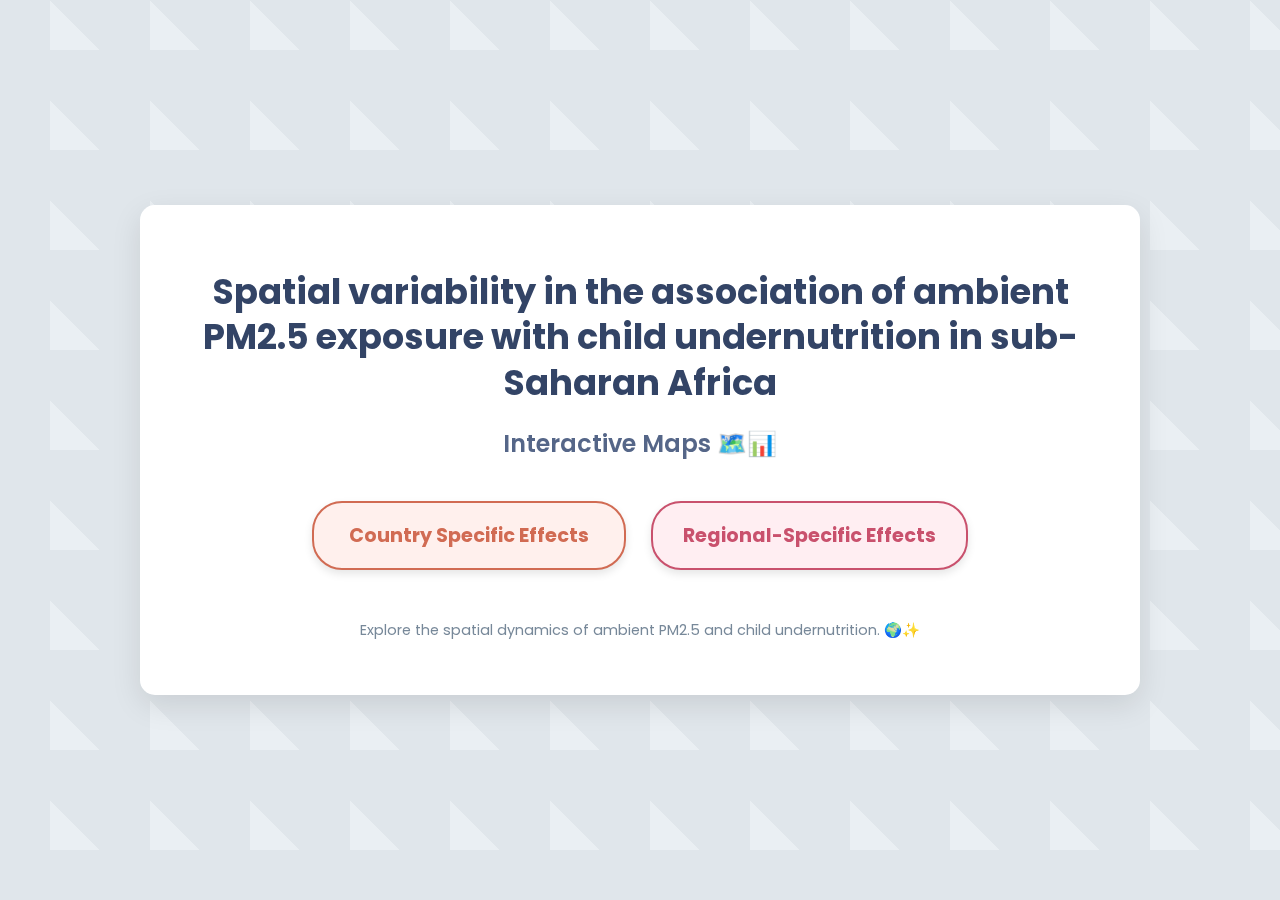
<file: index.html>
<!DOCTYPE html>
<html lang="en">
<head>
    <meta charset="UTF-8">
    <meta name="viewport" content="width=device-width, initial-scale=1.0">
    <title>Spatial Variability of Undernutrition</title>
    <link rel="stylesheet" href="css/style.css"> <link href="https://fonts.googleapis.com/css2?family=Poppins:wght@400;600;700&display=swap" rel="stylesheet">
</head>
<body>
    <div class="background-pattern"></div> <div class="container">
        <h1 class="main-title">Spatial variability in the association of ambient PM2.5 exposure with child undernutrition in sub-Saharan Africa</h1>
        <h2 class="sub-title">Interactive Maps 🗺️📊</h2>

        <div class="button-group">
            <a href="country_specific.html" class="round-button button-orange">
                Country Specific Effects
            </a>
            <a href="regional_specific.html" class="round-button button-pink">
                Regional-Specific Effects
            </a>
        </div>

        <p class="footer-text">
            Explore the spatial dynamics of ambient PM2.5 and child undernutrition. 🌍✨
        </p>
    </div>
</body>
</html>
</file>
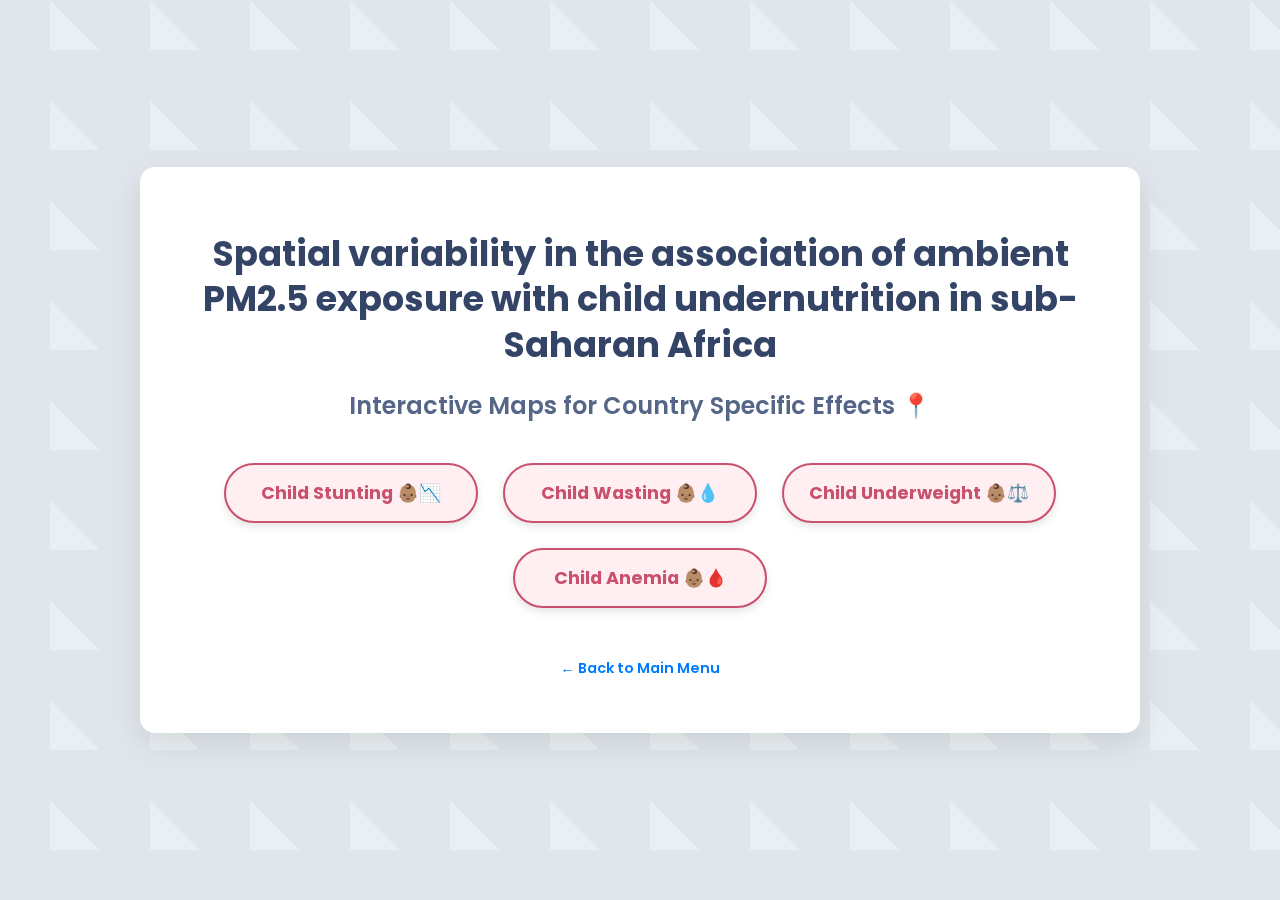
<file: country_specific.html>
<!DOCTYPE html>
<html lang="en">
<head>
    <meta charset="UTF-8">
    <meta name="viewport" content="width=device-width, initial-scale=1.0">
    <title>Country Specific Effects - Interactive Maps</title>
    <link rel="stylesheet" href="css/style.css">
    <link href="https://fonts.googleapis.com/css2?family=Poppins:wght@400;600;700&display=swap" rel="stylesheet">
</head>
<body>
    <div class="background-pattern"></div>
    <div class="container">
        <h1 class="main-title">Spatial variability in the association of ambient PM2.5 exposure with child undernutrition in sub-Saharan Africa</h1>
        <h2 class="sub-title">Interactive Maps for Country Specific Effects 📍</h2>

        <div class="button-group-small">
            <a href="Maps/stunting/global_interactive_map/stunted.html" class="round-button button-pink">Child Stunting 👶🏽📉</a>
            <a href="Maps/wasting/global interactive_map/wasted.html" class="round-button button-pink">Child Wasting 👶🏽💧</a>
            <a href="Maps/underweight/global_interactive_map/underweight.html" class="round-button button-pink">Child Underweight 👶🏽⚖️</a>
            <a href="Maps/anemia/global_ssa_interactive_map/anemia.html" class="round-button button-pink">Child Anemia 👶🏽🩸</a>
        </div>

        <p class="footer-text">
            <a href="index.html" class="back-link">← Back to Main Menu</a>
        </p>
    </div>
</body>
</html>
</file>
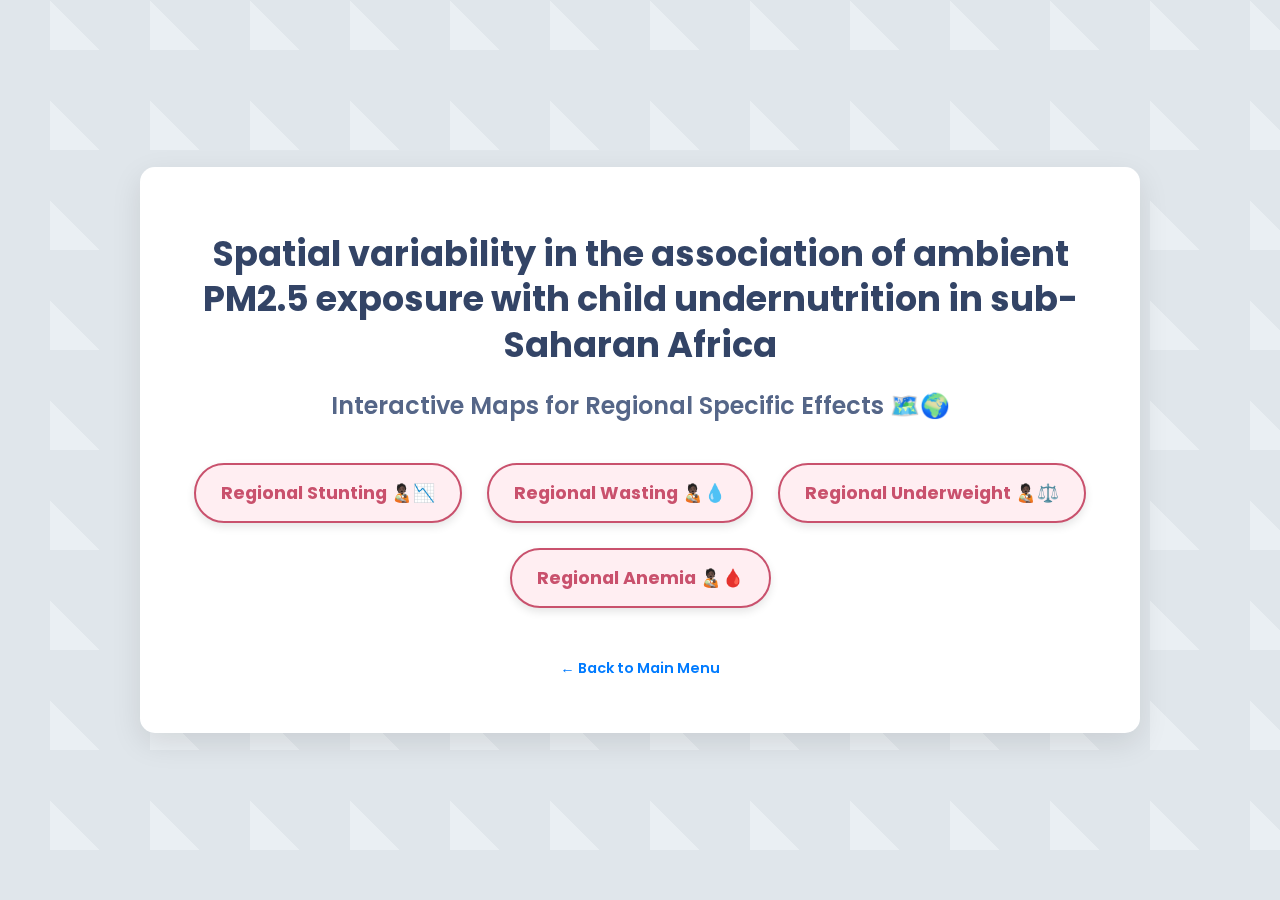
<file: regional_specific.html>
<!DOCTYPE html>
<html lang="en">
<head>
    <meta charset="UTF-8">
    <meta name="viewport" content="width=device-width, initial-scale=1.0">
    <title>Regional Specific Effects - Interactive Maps</title>
    <link rel="stylesheet" href="css/style.css">
    <link href="https://fonts.googleapis.com/css2?family=Poppins:wght@400;600;700&display=swap" rel="stylesheet">
</head>
<body>
    <div class="background-pattern"></div>
    <div class="container">
        <h1 class="main-title">Spatial variability in the association of ambient PM2.5 exposure with child undernutrition in sub-Saharan Africa</h1>
        <h2 class="sub-title">Interactive Maps for Regional Specific Effects 🗺️🌍</h2>

        <div class="button-group-small">
            <a href="Maps/stunting/regional_interactive_map/stunted_interactive_regional_map.html" class="round-button button-pink">Regional Stunting 🧑🏿‍🍼📉</a>
            <a href="Maps/wasting/regional_interactive_map/wasted_interactive_regional_map.html" class="round-button button-pink">Regional Wasting 🧑🏿‍🍼💧</a>
            <a href="Maps/underweight/regional_interactive_map/underweight_interactive_regional_map.html" class="round-button button-pink">Regional Underweight 🧑🏿‍🍼⚖️</a>
            <a href="Maps/anemia/regional_interactive_map/interactive_regional_map.html" class="round-button button-pink">Regional Anemia 🧑🏿‍🍼🩸</a>
        </div>

        <p class="footer-text">
            <a href="index.html" class="back-link">← Back to Main Menu</a>
        </p>
    </div>
</body>
</html>
</file>
<file: css/style.css>
/* Import Google Font */
@import url('https://fonts.googleapis.com/css2?family=Poppins:wght@400;600;700&display=swap');

body {
    font-family: 'Poppins', sans-serif;
    margin: 0;
    padding: 0;
    display: flex;
    justify-content: center;
    align-items: center;
    min-height: 100vh;
    background-color: #e0e6eb; /* Light grey background */
    overflow: hidden; /* Hide overflow from pattern */
}

/* Creative Background Pattern (example - adjust as needed) */
.background-pattern {
    position: fixed;
    top: 0;
    left: 0;
    width: 100%;
    height: 100%;
    /* Replace with your own subtle pattern image if desired */
    /* Example: linear-gradient for a simple texture */
    background: linear-gradient(45deg, #f0f5f9 25%, transparent 25%) -50px -50px / 100px 100px,
                linear-gradient(45deg, #dee4eb 25%, transparent 25%) 50px 50px / 100px 100px;
    background-color: #e0e6eb; /* Fallback for pattern */
    opacity: 0.6;
    z-index: -1;
}


.container {
    background-color: #ffffff;
    padding: 40px 50px;
    border-radius: 15px;
    box-shadow: 0 10px 30px rgba(0, 0, 0, 0.1);
    text-align: center;
    max-width: 900px; /* Adjust max-width as needed */
    width: 90%;
    z-index: 1; /* Ensure content is above background */
}

.main-title {
    color: #334466; /* Dark blue/purple */
    font-size: 2.2em; /* Larger for impact */
    margin-bottom: 15px;
    line-height: 1.3;
}

.sub-title {
    color: #556688; /* Slightly lighter */
    font-size: 1.5em;
    margin-bottom: 40px;
    font-weight: 600;
}

.button-group, .button-group-small {
    display: flex;
    flex-wrap: wrap; /* Allow wrapping on smaller screens */
    justify-content: center;
    gap: 25px; /* Spacing between buttons */
    margin-top: 30px;
    margin-bottom: 40px;
}

.round-button {
    display: flex; /* Use flexbox for vertical centering of text */
    align-items: center; /* Center text vertically */
    justify-content: center; /* Center text horizontally */
    min-width: 250px; /* Minimum width for buttons */
    padding: 18px 30px;
    border-radius: 30px; /* Pill-shaped buttons */
    text-decoration: none;
    font-size: 1.2em;
    font-weight: 700;
    border: 2px solid; /* Border for the outline effect */
    transition: all 0.3s ease;
    box-shadow: 0 4px 8px rgba(0,0,0,0.1); /* Subtle shadow */
}

/* Specific button colors */
.button-orange {
    background-color: #fff0ed; /* Very light orange */
    color: #d16b53; /* Darker orange text */
    border-color: #d16b53;
}
.button-orange:hover {
    background-color: #d16b53;
    color: white;
    box-shadow: 0 6px 12px rgba(0,0,0,0.2);
    transform: translateY(-2px);
}

.button-pink {
    background-color: #ffeef2; /* Very light pink */
    color: #c9516d; /* Darker pink text */
    border-color: #c9516d;
}
.button-pink:hover {
    background-color: #c9516d;
    color: white;
    box-shadow: 0 6px 12px rgba(0,0,0,0.2);
    transform: translateY(-2px);
}

/* Adjustments for the smaller button group on the second page */
.button-group-small .round-button {
    min-width: 200px; /* Slightly smaller width */
    padding: 15px 25px;
    font-size: 1.1em;
}

.footer-text {
    margin-top: 50px;
    font-size: 0.9em;
    color: #778899;
}

.footer-text a.back-link {
    color: #007bff;
    text-decoration: none;
    font-weight: 600;
}
.footer-text a.back-link:hover {
    text-decoration: underline;
}

/* Responsive adjustments */
@media (max-width: 768px) {
    .container {
        padding: 30px 20px;
    }
    .main-title {
        font-size: 1.8em;
    }
    .sub-title {
        font-size: 1.3em;
    }
    .round-button {
        min-width: unset; /* Allow buttons to shrink further */
        width: 100%; /* Take full width on small screens */
    }
    .button-group, .button-group-small {
        gap: 15px;
    }
}
</file>
